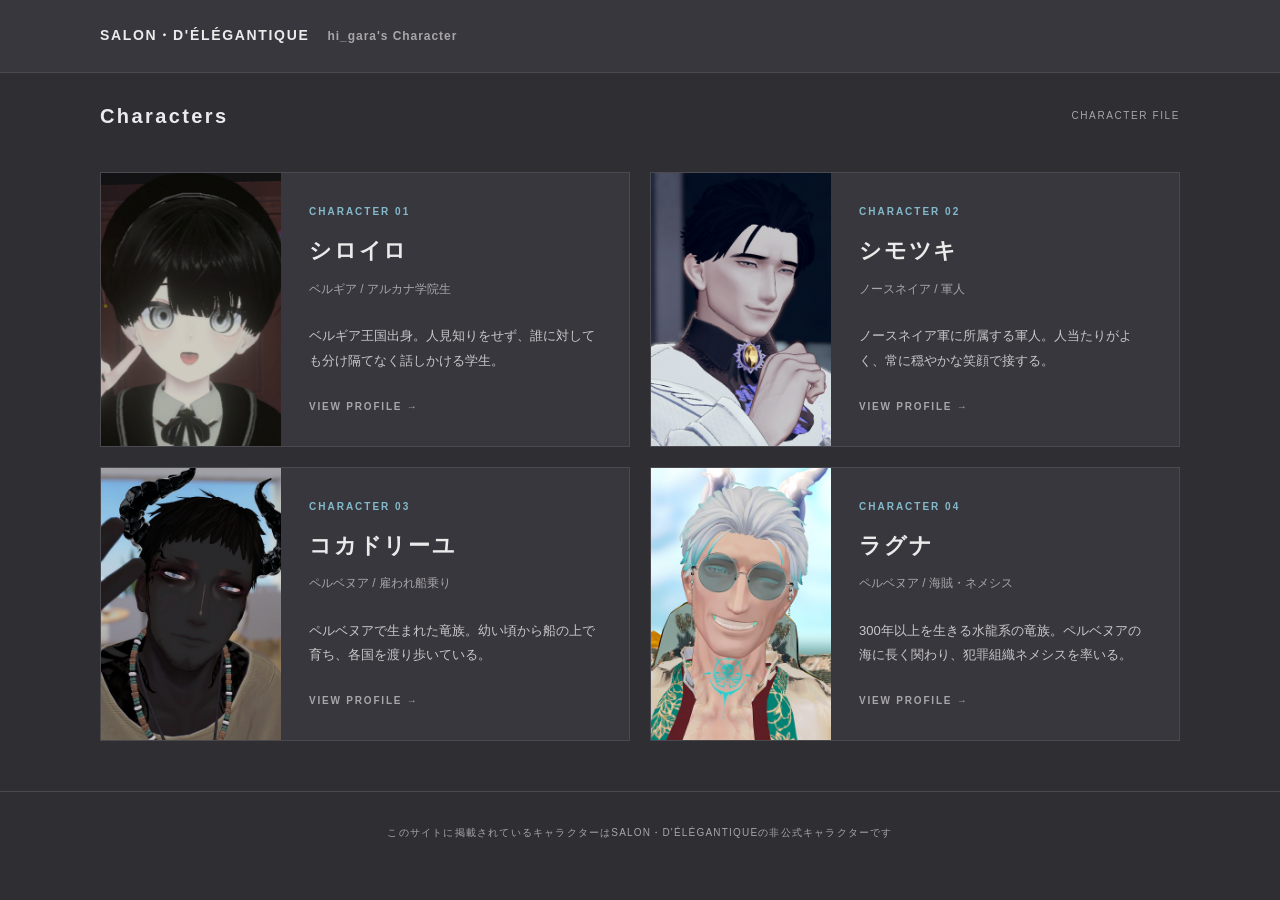
<file: index.html>
<!doctype html>
<html lang="ja">
 <head>
  <meta charset="utf-8"/>
  <meta content="width=device-width, initial-scale=1.0" name="viewport"/>
  <title>
   SALON・D'ÉLÉGANTIQUE | hi_gara's Character
  </title>
  <link href="style.css" rel="stylesheet"/>
 </head>
 <body>
  <header class="header">
   <div class="header-inner">
    <a class="logo" href="index.html">
     <span class="logo-main">
      SALON・D'ÉLÉGANTIQUE
     </span>
     <span class="logo-sub">
      hi_gara's Character
     </span>
    </a>
   </div>
  </header>
  <main>
   <section class="characters-section">
    <div class="section-head">
     <h1 class="section-title">
      Characters
     </h1>
     <p class="section-caption">
      CHARACTER FILE
     </p>
    </div>
    <div class="characters">
     <!-- シロイロ -->
     <a class="character" href="characters/shiroiro.html">
      <div class="character-image">
       <img alt="シロイロ" src="images/SAMUNE01.png"/>
      </div>
      <div class="character-body">
       <p class="character-label">
        CHARACTER 01
       </p>
       <h2 class="character-name">
        シロイロ
       </h2>
       <p class="character-role">
        ベルギア / アルカナ学院生
       </p>
       <p class="character-copy">
        ベルギア王国出身。人見知りをせず、誰に対しても分け隔てなく話しかける学生。
       </p>
       <span class="character-more">
        VIEW PROFILE →
       </span>
      </div>
     </a>
     <!-- シモツキ -->
     <a class="character" href="characters/shimotsuki.html">
      <div class="character-image">
       <img alt="シモツキ" src="images/SAMUNE02.png"/>
      </div>
      <div class="character-body">
       <p class="character-label">
        CHARACTER 02
       </p>
       <h2 class="character-name">
        シモツキ
       </h2>
       <p class="character-role">
        ノースネイア / 軍人
       </p>
       <p class="character-copy">
        ノースネイア軍に所属する軍人。人当たりがよく、常に穏やかな笑顔で接する。
       </p>
       <span class="character-more">
        VIEW PROFILE →
       </span>
      </div>
     </a>
     <!-- コカドリーユ -->
     <a class="character" href="characters/cocodrille.html">
      <div class="character-image">
       <img alt="コカドリーユ" src="images/SAMUNE03.png"/>
      </div>
      <div class="character-body">
       <p class="character-label">
        CHARACTER 03
       </p>
       <h2 class="character-name">
        コカドリーユ
       </h2>
       <p class="character-role">
        ペルベヌア / 雇われ船乗り
       </p>
       <p class="character-copy">
        ペルベヌアで生まれた竜族。幼い頃から船の上で育ち、各国を渡り歩いている。
       </p>
       <span class="character-more">
        VIEW PROFILE →
       </span>
      </div>
     </a>
     <!-- ラグナ -->
     <a class="character" href="characters/ragna.html">
      <div class="character-image">
       <img alt="ラグナ" src="images/SAMUNE04.png"/>
      </div>
      <div class="character-body">
       <p class="character-label">
        CHARACTER 04
       </p>
       <h2 class="character-name">
        ラグナ
       </h2>
       <p class="character-role">
        ペルベヌア / 海賊・ネメシス
       </p>
       <p class="character-copy">
        300年以上を生きる水龍系の竜族。ペルベヌアの海に長く関わり、犯罪組織ネメシスを率いる。
       </p>
       <span class="character-more">
        VIEW PROFILE →
       </span>
      </div>
     </a>
    </div>
   </section>
  </main>
  <footer>
   このサイトに掲載されているキャラクターはSALON・D'ÉLÉGANTIQUEの非公式キャラクターです
  </footer>
 </body>
</html>
</file>
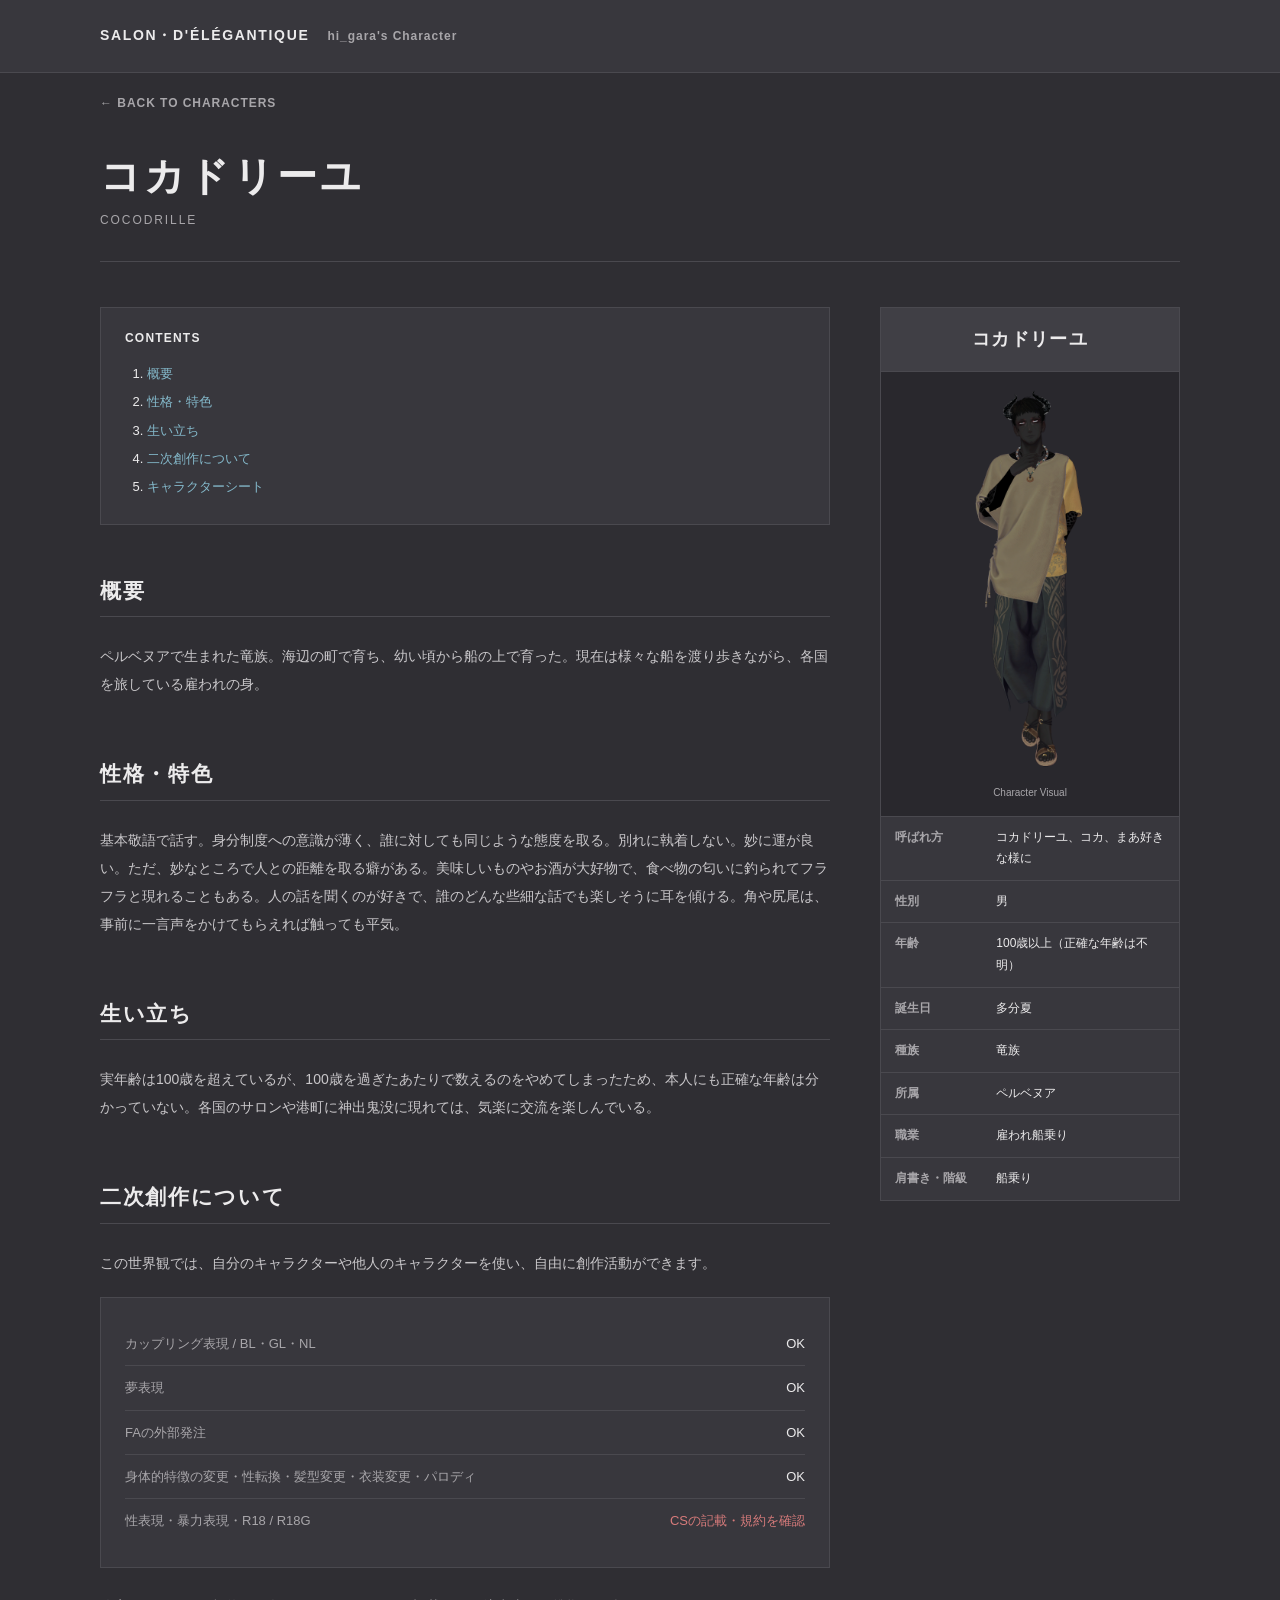
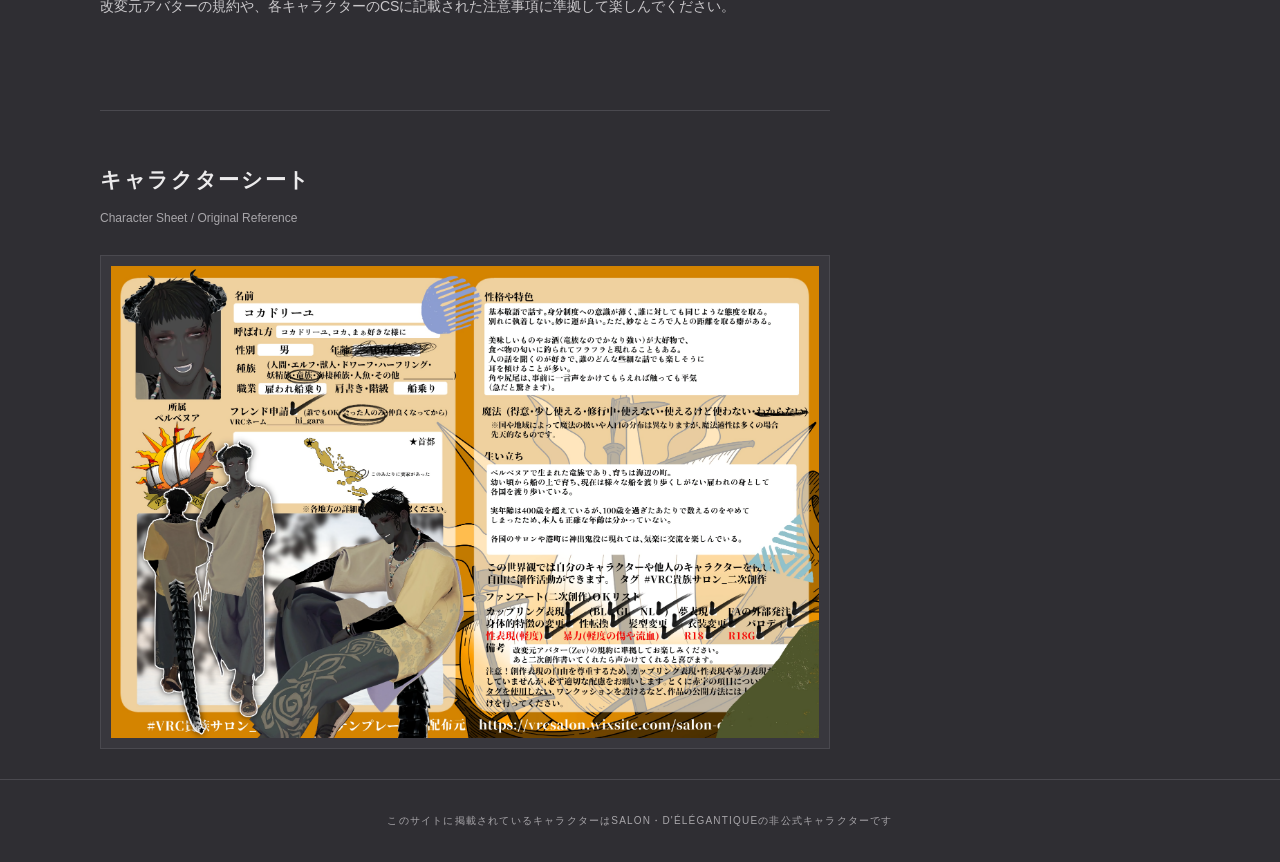
<file: characters/cocodrille.html>
<!doctype html>
<html lang="ja">
 <head>
  <meta charset="utf-8"/>
  <meta content="width=device-width,initial-scale=1.0" name="viewport"/>
  <title>
   コカドリーユ | SALON・D'ÉLÉGANTIQUE
  </title>
  <link href="../style.css" rel="stylesheet"/>
 </head>
 <body>
  <header class="header">
   <div class="header-inner">
    <a class="logo" href="../index.html">
     <span class="logo-main">
      SALON・D'ÉLÉGANTIQUE
     </span>
     <span class="logo-sub">
      hi_gara's Character
     </span>
    </a>
   </div>
  </header>
  <main>
   <a class="back" href="../index.html">
    ← BACK TO CHARACTERS
   </a>
   <div class="page-title-area">
    <h1 class="page-title">
     コカドリーユ
    </h1>
    <p class="page-title-en">
     COCODRILLE
    </p>
   </div>
   <div class="content-layout">
    <article class="article">
     <nav class="toc">
      <p class="toc-title">
       CONTENTS
      </p>
      <ol>
       <li>
        <a href="#overview">
         概要
        </a>
       </li>
       <li>
        <a href="#personality">
         性格・特色
        </a>
       </li>
       <li>
        <a href="#background">
         生い立ち
        </a>
       </li>
       <li>
        <a href="#creation">
         二次創作について
        </a>
       </li>
       <li>
        <a href="#character-sheet">
         キャラクターシート
        </a>
       </li>
      </ol>
     </nav>
     <section class="article-section" id="overview">
      <h2>
       概要
      </h2>
      <p>
       ペルベヌアで生まれた竜族。海辺の町で育ち、幼い頃から船の上で育った。現在は様々な船を渡り歩きながら、各国を旅している雇われの身。
      </p>
     </section>
     <section class="article-section" id="personality">
      <h2>
       性格・特色
      </h2>
      <p>
       基本敬語で話す。身分制度への意識が薄く、誰に対しても同じような態度を取る。別れに執着しない。妙に運が良い。ただ、妙なところで人との距離を取る癖がある。美味しいものやお酒が大好物で、食べ物の匂いに釣られてフラフラと現れることもある。人の話を聞くのが好きで、誰のどんな些細な話でも楽しそうに耳を傾ける。角や尻尾は、事前に一言声をかけてもらえれば触っても平気。
      </p>
     </section>
     <section class="article-section" id="background">
      <h2>
       生い立ち
      </h2>
      <p>
       実年齢は100歳を超えているが、100歳を過ぎたあたりで数えるのをやめてしまったため、本人にも正確な年齢は分かっていない。各国のサロンや港町に神出鬼没に現れては、気楽に交流を楽しんでいる。
      </p>
     </section>
     <section class="article-section" id="creation">
      <h2>
       二次創作について
      </h2>
      <p>
       この世界観では、自分のキャラクターや他人のキャラクターを使い、自由に創作活動ができます。
      </p>
      <div class="guideline">
       <ul class="guideline-list">
        <li>
         <span class="guideline-name">
          カップリング表現 / BL・GL・NL
         </span>
         <span class="guideline-ok">
          OK
         </span>
        </li>
        <li>
         <span class="guideline-name">
          夢表現
         </span>
         <span class="guideline-ok">
          OK
         </span>
        </li>
        <li>
         <span class="guideline-name">
          FAの外部発注
         </span>
         <span class="guideline-ok">
          OK
         </span>
        </li>
        <li>
         <span class="guideline-name">
          身体的特徴の変更・性転換・髪型変更・衣装変更・パロディ
         </span>
         <span class="guideline-ok">
          OK
         </span>
        </li>
        <li>
         <span class="guideline-name">
          性表現・暴力表現・R18 / R18G
         </span>
         <span class="guideline-note">
          CSの記載・規約を確認
         </span>
        </li>
       </ul>
      </div>
      <p>
       改変元アバターの規約や、各キャラクターのCSに記載された注意事項に準拠して楽しんでください。
      </p>
     </section>
     <section class="cs-section" id="character-sheet">
      <h2 class="cs-title">
       キャラクターシート
      </h2>
      <p class="cs-caption">
       Character Sheet / Original Reference
      </p>
      <div class="cs-image">
       <img alt="コカドリーユ キャラクターシート" src="../images/cs-cocodrille.png"/>
      </div>
     </section>
    </article>
    <aside class="infobox">
     <div class="infobox-title">
      コカドリーユ
     </div>
     <div class="infobox-image">
      <img alt="コカドリーユの立ち絵" src="../images/cocodrille.png"/>
      <p class="infobox-caption">
       Character Visual
      </p>
     </div>
     <table class="info-table">
      <tr>
       <th>
        呼ばれ方
       </th>
       <td>
        コカドリーユ、コカ、まあ好きな様に
       </td>
      </tr>
      <tr>
       <th>
        性別
       </th>
       <td>
        男
       </td>
      </tr>
      <tr>
       <th>
        年齢
       </th>
       <td>
        100歳以上（正確な年齢は不明）
       </td>
      </tr>
        <tr>
        <th>誕生日</th>
        <td>多分夏</td>
      <tr>
       <th>
        種族
       </th>
       <td>
        竜族
       </td>
      </tr>
      <tr>
       <th>
        所属
       </th>
       <td>
        ペルベヌア
       </td>
      </tr>
      <tr>
       <th>
        職業
       </th>
       <td>
        雇われ船乗り
       </td>
      </tr>
      <tr>
       <th>
        肩書き・階級
       </th>
       <td>
        船乗り
       </td>
      </tr>
     </table>
    </aside>
   </div>
  </main>
  <footer>
   このサイトに掲載されているキャラクターはSALON・D'ÉLÉGANTIQUEの非公式キャラクターです
  </footer>
 </body>
</html>
</file>
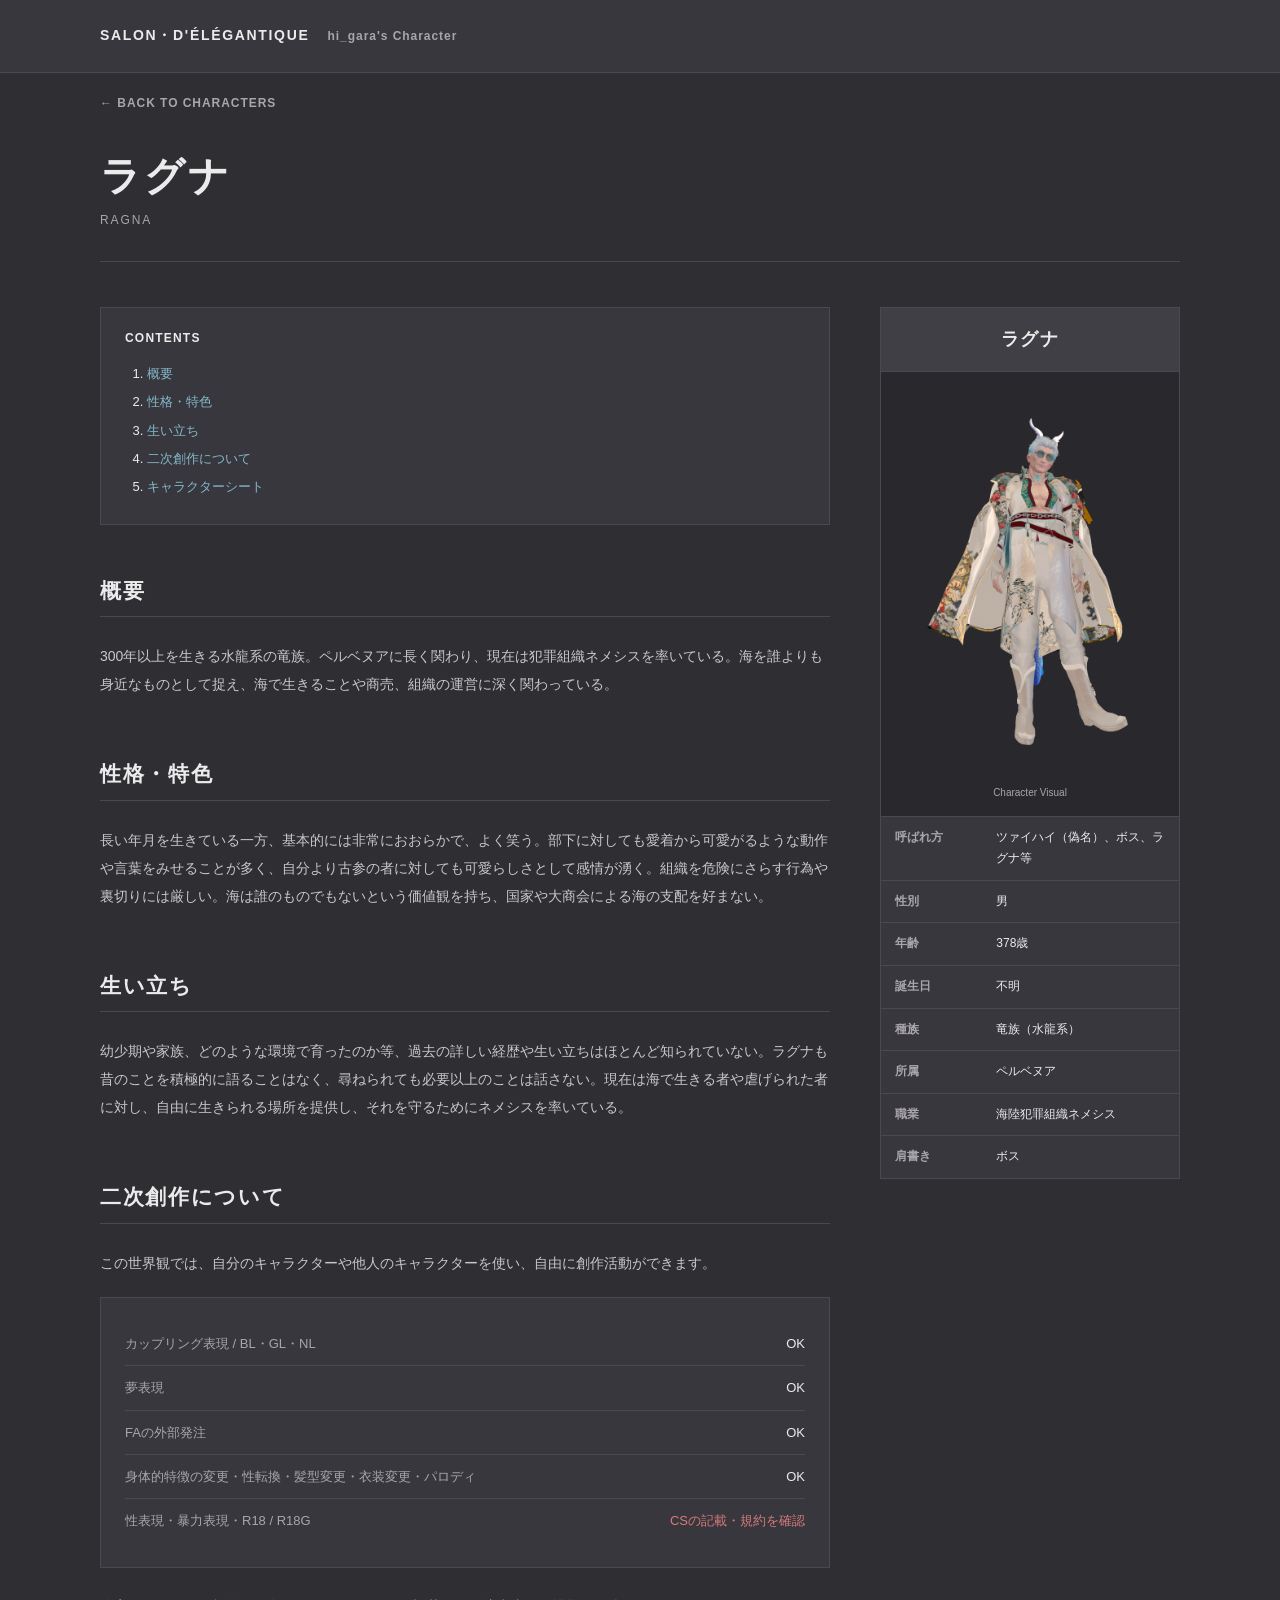
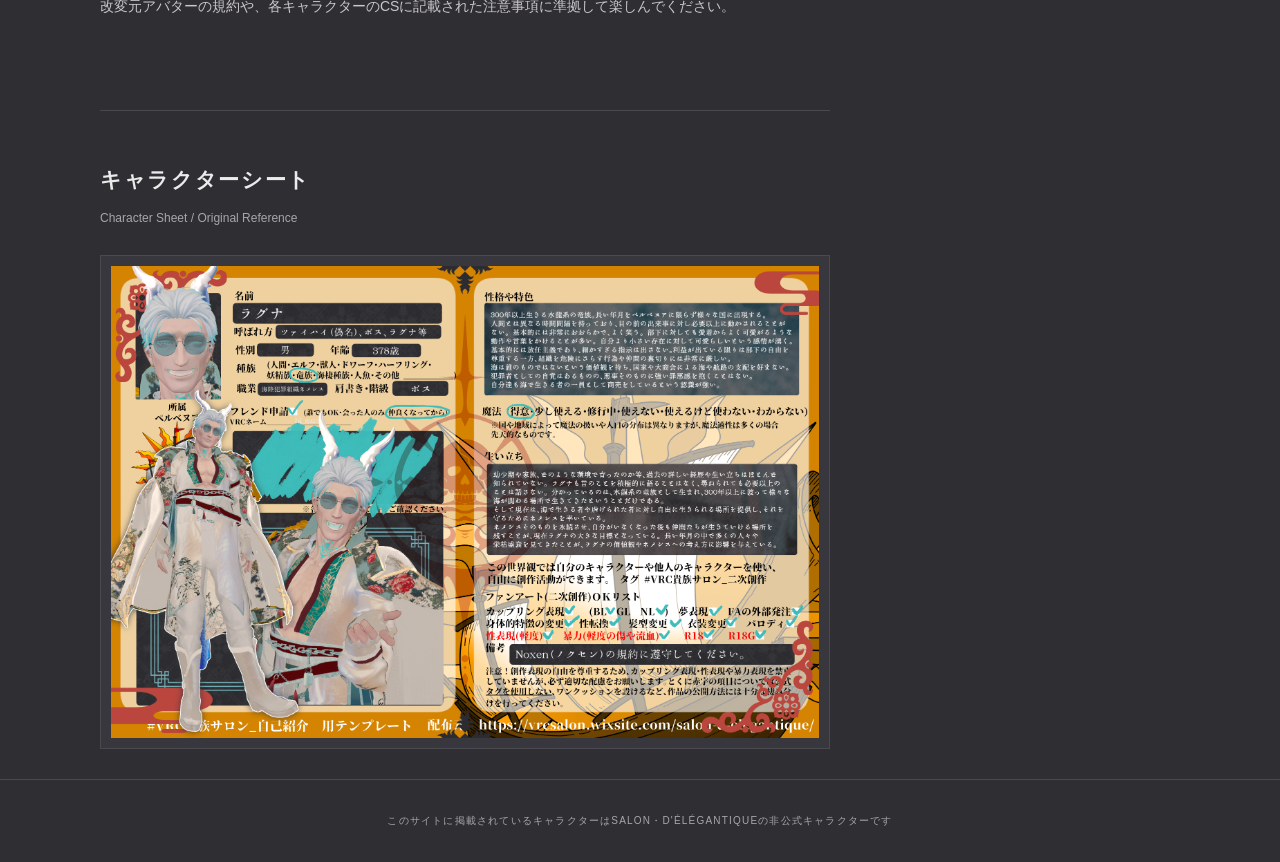
<file: characters/ragna.html>
<!doctype html>
<html lang="ja">
 <head>
  <meta charset="utf-8"/>
  <meta content="width=device-width,initial-scale=1.0" name="viewport"/>
  <title>
   ラグナ | SALON・D'ÉLÉGANTIQUE
  </title>
  <link href="../style.css" rel="stylesheet"/>
 </head>
 <body>
  <header class="header">
   <div class="header-inner">
    <a class="logo" href="../index.html">
     <span class="logo-main">
      SALON・D'ÉLÉGANTIQUE
     </span>
     <span class="logo-sub">
      hi_gara's Character
     </span>
    </a>
   </div>
  </header>
  <main>
   <a class="back" href="../index.html">
    ← BACK TO CHARACTERS
   </a>
   <div class="page-title-area">
    <h1 class="page-title">
     ラグナ
    </h1>
    <p class="page-title-en">
     RAGNA
    </p>
   </div>
   <div class="content-layout">
    <article class="article">
     <nav class="toc">
      <p class="toc-title">
       CONTENTS
      </p>
      <ol>
       <li>
        <a href="#overview">
         概要
        </a>
       </li>
       <li>
        <a href="#personality">
         性格・特色
        </a>
       </li>
       <li>
        <a href="#background">
         生い立ち
        </a>
       </li>
       <li>
        <a href="#creation">
         二次創作について
        </a>
       </li>
       <li>
        <a href="#character-sheet">
         キャラクターシート
        </a>
       </li>
      </ol>
     </nav>
     <section class="article-section" id="overview">
      <h2>
       概要
      </h2>
      <p>
       300年以上を生きる水龍系の竜族。ペルベヌアに長く関わり、現在は犯罪組織ネメシスを率いている。海を誰よりも身近なものとして捉え、海で生きることや商売、組織の運営に深く関わっている。
      </p>
     </section>
     <section class="article-section" id="personality">
      <h2>
       性格・特色
      </h2>
      <p>
       長い年月を生きている一方、基本的には非常におおらかで、よく笑う。部下に対しても愛着から可愛がるような動作や言葉をみせることが多く、自分より古参の者に対しても可愛らしさとして感情が湧く。組織を危険にさらす行為や裏切りには厳しい。海は誰のものでもないという価値観を持ち、国家や大商会による海の支配を好まない。
      </p>
     </section>
     <section class="article-section" id="background">
      <h2>
       生い立ち
      </h2>
      <p>
       幼少期や家族、どのような環境で育ったのか等、過去の詳しい経歴や生い立ちはほとんど知られていない。ラグナも昔のことを積極的に語ることはなく、尋ねられても必要以上のことは話さない。現在は海で生きる者や虐げられた者に対し、自由に生きられる場所を提供し、それを守るためにネメシスを率いている。
      </p>
     </section>
     <section class="article-section" id="creation">
      <h2>
       二次創作について
      </h2>
      <p>
       この世界観では、自分のキャラクターや他人のキャラクターを使い、自由に創作活動ができます。
      </p>
      <div class="guideline">
       <ul class="guideline-list">
        <li>
         <span class="guideline-name">
          カップリング表現 / BL・GL・NL
         </span>
         <span class="guideline-ok">
          OK
         </span>
        </li>
        <li>
         <span class="guideline-name">
          夢表現
         </span>
         <span class="guideline-ok">
          OK
         </span>
        </li>
        <li>
         <span class="guideline-name">
          FAの外部発注
         </span>
         <span class="guideline-ok">
          OK
         </span>
        </li>
        <li>
         <span class="guideline-name">
          身体的特徴の変更・性転換・髪型変更・衣装変更・パロディ
         </span>
         <span class="guideline-ok">
          OK
         </span>
        </li>
        <li>
         <span class="guideline-name">
          性表現・暴力表現・R18 / R18G
         </span>
         <span class="guideline-note">
          CSの記載・規約を確認
         </span>
        </li>
       </ul>
      </div>
      <p>
       改変元アバターの規約や、各キャラクターのCSに記載された注意事項に準拠して楽しんでください。
      </p>
     </section>
     <section class="cs-section" id="character-sheet">
      <h2 class="cs-title">
       キャラクターシート
      </h2>
      <p class="cs-caption">
       Character Sheet / Original Reference
      </p>
      <div class="cs-image">
       <img alt="ラグナ キャラクターシート" src="../images/cs-ragna.png"/>
      </div>
     </section>
    </article>
    <aside class="infobox">
     <div class="infobox-title">
      ラグナ
     </div>
     <div class="infobox-image">
      <img alt="ラグナの立ち絵" src="../images/ragna.png"/>
      <p class="infobox-caption">
       Character Visual
      </p>
     </div>
     <table class="info-table">
      <tr>
       <th>
        呼ばれ方
       </th>
       <td>
        ツァイハイ（偽名）、ボス、ラグナ等
       </td>
      </tr>
      <tr>
       <th>
        性別
       </th>
       <td>
        男
       </td>
      </tr>
      <tr>
       <th>
        年齢
       </th>
       <td>
        378歳
       </td>
      </tr>
        <tr>
        <th>誕生日</th>
        <td>不明</td>
    </tr>
      <tr>
       <th>
        種族
       </th>
       <td>
        竜族（水龍系）
       </td>
      </tr>
      <tr>
       <th>
        所属
       </th>
       <td>
        ペルベヌア
       </td>
      </tr>
      <tr>
       <th>
        職業
       </th>
       <td>
        海陸犯罪組織ネメシス
       </td>
      </tr>
      <tr>
       <th>
        肩書き
       </th>
       <td>
        ボス
       </td>
      </tr>
     </table>
    </aside>
   </div>
  </main>
  <footer>
   このサイトに掲載されているキャラクターはSALON・D'ÉLÉGANTIQUEの非公式キャラクターです
  </footer>
 </body>
</html>
</file>
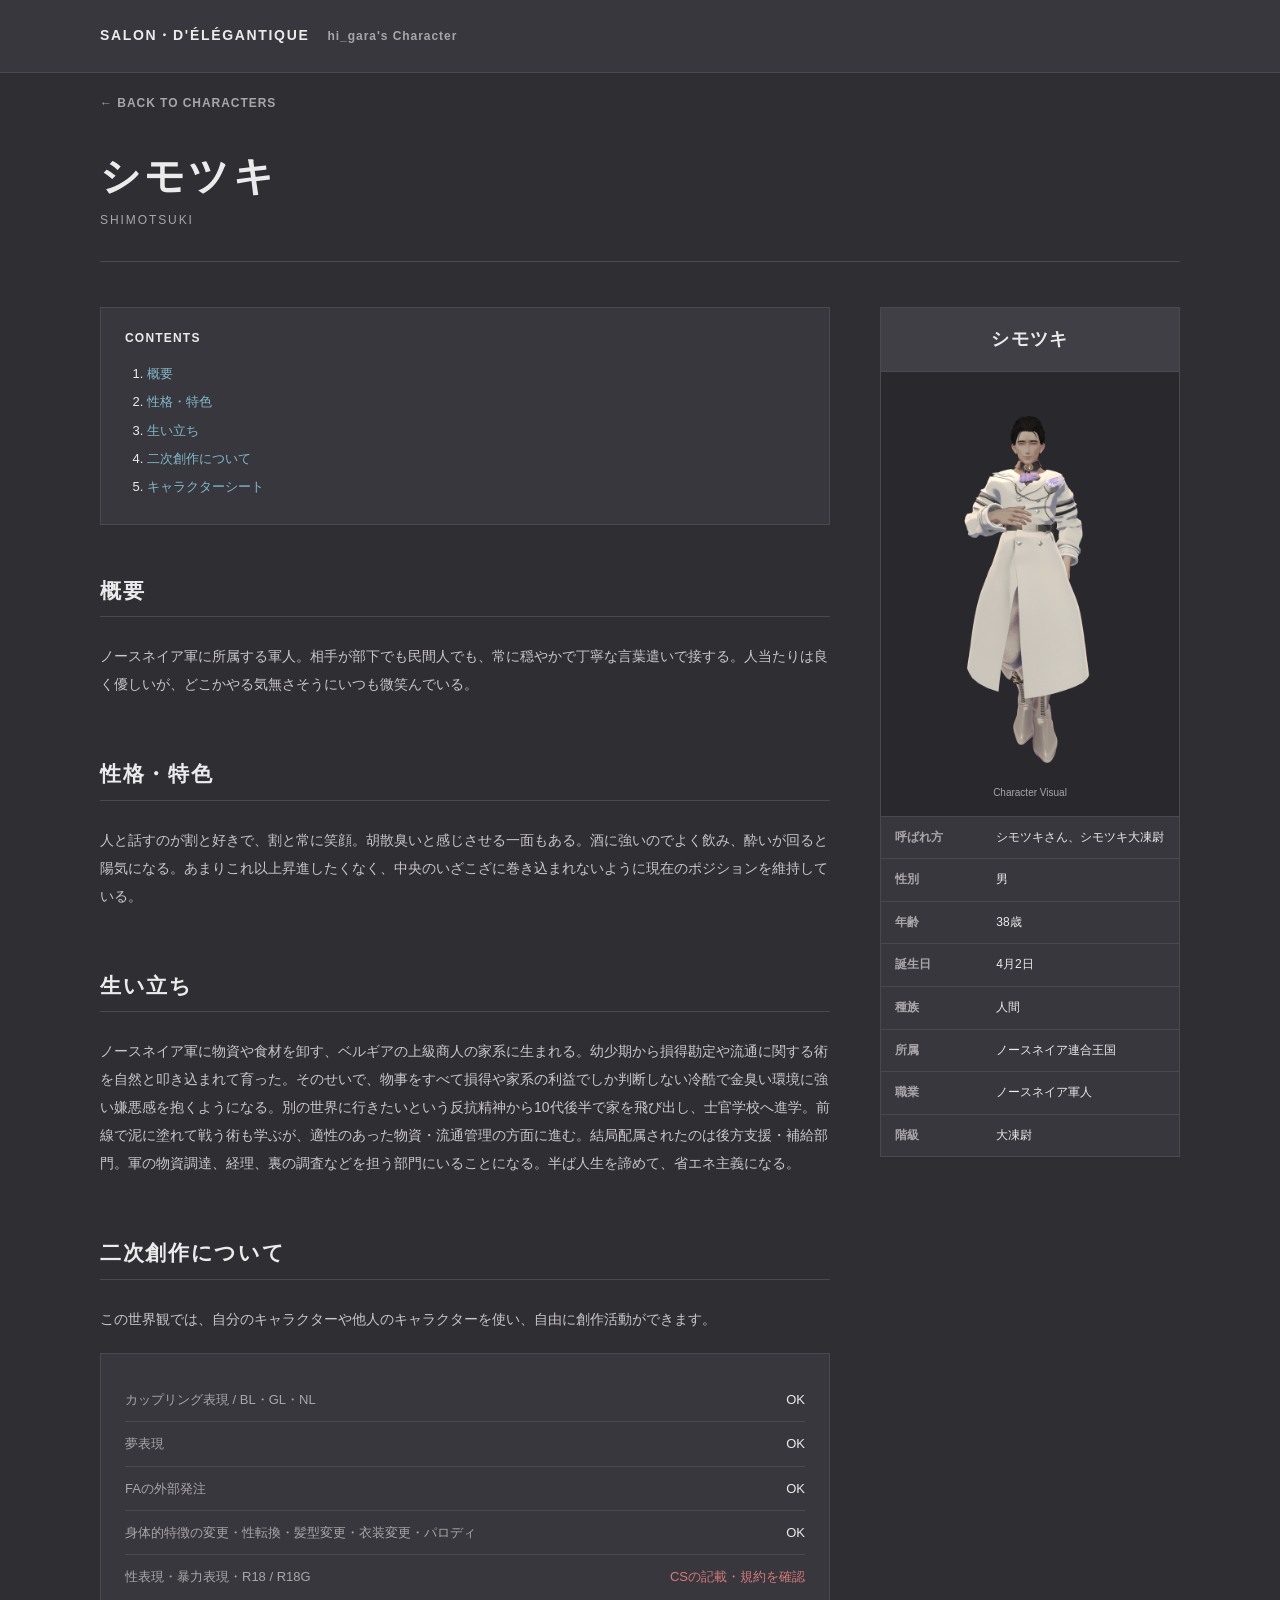
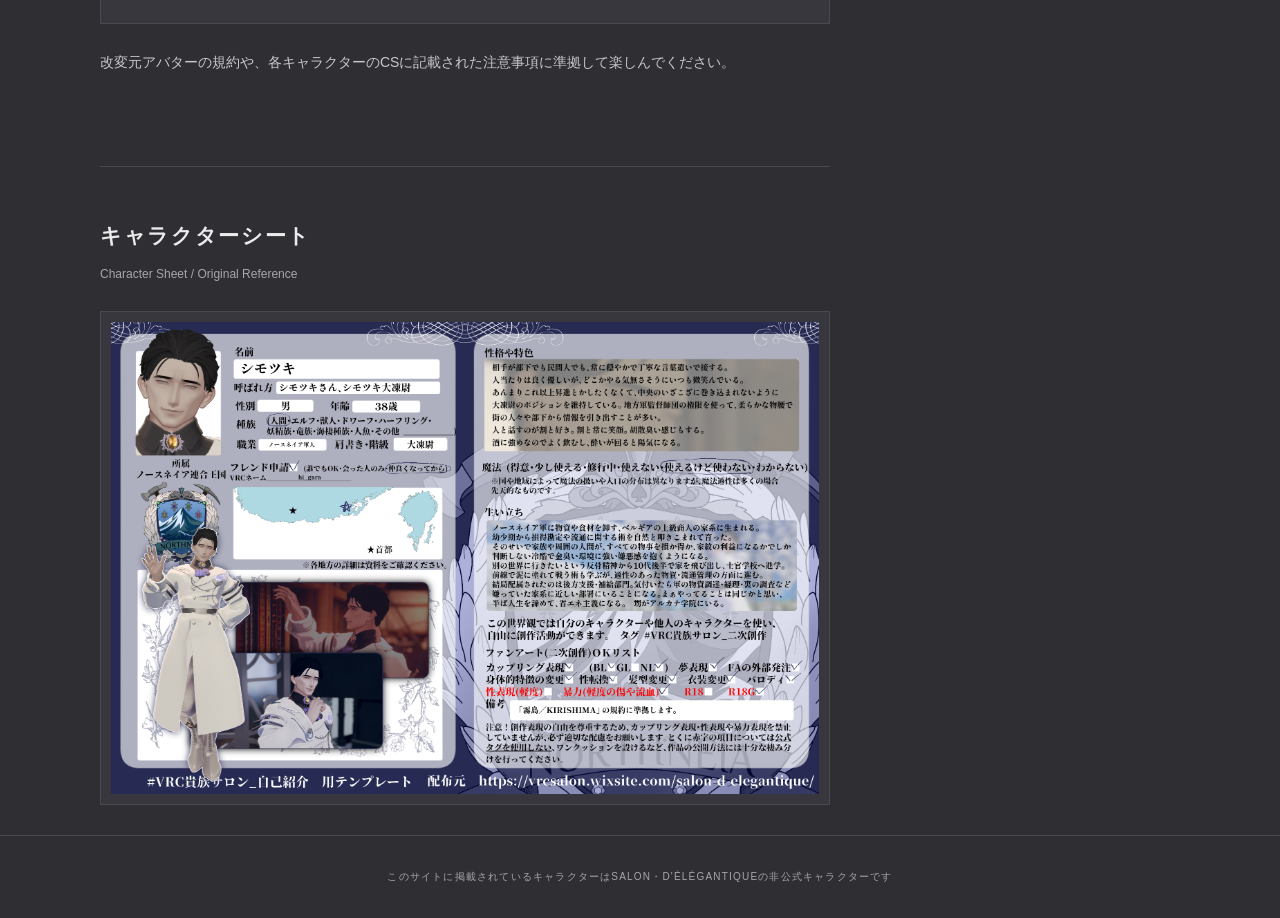
<file: characters/shimotsuki.html>
<!doctype html>
<html lang="ja">
 <head>
  <meta charset="utf-8"/>
  <meta content="width=device-width,initial-scale=1.0" name="viewport"/>
  <title>
   シモツキ | SALON・D'ÉLÉGANTIQUE
  </title>
  <link href="../style.css" rel="stylesheet"/>
 </head>
 <body>
  <header class="header">
   <div class="header-inner">
    <a class="logo" href="../index.html">
     <span class="logo-main">
      SALON・D'ÉLÉGANTIQUE
     </span>
     <span class="logo-sub">
      hi_gara's Character
     </span>
    </a>
   </div>
  </header>
  <main>
   <a class="back" href="../index.html">
    ← BACK TO CHARACTERS
   </a>
   <div class="page-title-area">
    <h1 class="page-title">
     シモツキ
    </h1>
    <p class="page-title-en">
     SHIMOTSUKI
    </p>
   </div>
   <div class="content-layout">
    <article class="article">
     <nav class="toc">
      <p class="toc-title">
       CONTENTS
      </p>
      <ol>
       <li>
        <a href="#overview">
         概要
        </a>
       </li>
       <li>
        <a href="#personality">
         性格・特色
        </a>
       </li>
       <li>
        <a href="#background">
         生い立ち
        </a>
       </li>
       <li>
        <a href="#creation">
         二次創作について
        </a>
       </li>
       <li>
        <a href="#character-sheet">
         キャラクターシート
        </a>
       </li>
      </ol>
     </nav>
     <section class="article-section" id="overview">
      <h2>
       概要
      </h2>
      <p>
       ノースネイア軍に所属する軍人。相手が部下でも民間人でも、常に穏やかで丁寧な言葉遣いで接する。人当たりは良く優しいが、どこかやる気無さそうにいつも微笑んでいる。
      </p>
     </section>
     <section class="article-section" id="personality">
      <h2>
       性格・特色
      </h2>
      <p>
       人と話すのが割と好きで、割と常に笑顔。胡散臭いと感じさせる一面もある。酒に強いのでよく飲み、酔いが回ると陽気になる。あまりこれ以上昇進したくなく、中央のいざこざに巻き込まれないように現在のポジションを維持している。
      </p>
     </section>
     <section class="article-section" id="background">
      <h2>
       生い立ち
      </h2>
      <p>
       ノースネイア軍に物資や食材を卸す、ベルギアの上級商人の家系に生まれる。幼少期から損得勘定や流通に関する術を自然と叩き込まれて育った。そのせいで、物事をすべて損得や家系の利益でしか判断しない冷酷で金臭い環境に強い嫌悪感を抱くようになる。別の世界に行きたいという反抗精神から10代後半で家を飛び出し、士官学校へ進学。前線で泥に塗れて戦う術も学ぶが、適性のあった物資・流通管理の方面に進む。結局配属されたのは後方支援・補給部門。軍の物資調達、経理、裏の調査などを担う部門にいることになる。半ば人生を諦めて、省エネ主義になる。
      </p>
     </section>
     <section class="article-section" id="creation">
      <h2>
       二次創作について
      </h2>
      <p>
       この世界観では、自分のキャラクターや他人のキャラクターを使い、自由に創作活動ができます。
      </p>
      <div class="guideline">
       <ul class="guideline-list">
        <li>
         <span class="guideline-name">
          カップリング表現 / BL・GL・NL
         </span>
         <span class="guideline-ok">
          OK
         </span>
        </li>
        <li>
         <span class="guideline-name">
          夢表現
         </span>
         <span class="guideline-ok">
          OK
         </span>
        </li>
        <li>
         <span class="guideline-name">
          FAの外部発注
         </span>
         <span class="guideline-ok">
          OK
         </span>
        </li>
        <li>
         <span class="guideline-name">
          身体的特徴の変更・性転換・髪型変更・衣装変更・パロディ
         </span>
         <span class="guideline-ok">
          OK
         </span>
        </li>
        <li>
         <span class="guideline-name">
          性表現・暴力表現・R18 / R18G
         </span>
         <span class="guideline-note">
          CSの記載・規約を確認
         </span>
        </li>
       </ul>
      </div>
      <p>
       改変元アバターの規約や、各キャラクターのCSに記載された注意事項に準拠して楽しんでください。
      </p>
     </section>
     <section class="cs-section" id="character-sheet">
      <h2 class="cs-title">
       キャラクターシート
      </h2>
      <p class="cs-caption">
       Character Sheet / Original Reference
      </p>
      <div class="cs-image">
       <img alt="シモツキ キャラクターシート" src="../images/cs-shimotsuki.png"/>
      </div>
     </section>
    </article>
    <aside class="infobox">
     <div class="infobox-title">
      シモツキ
     </div>
     <div class="infobox-image">
      <img alt="シモツキの立ち絵" src="../images/shimotsuki.png"/>
      <p class="infobox-caption">
       Character Visual
      </p>
     </div>
     <table class="info-table">
      <tr>
       <th>
        呼ばれ方
       </th>
       <td>
        シモツキさん、シモツキ大凍尉
       </td>
      </tr>
      <tr>
       <th>
        性別
       </th>
       <td>
        男
       </td>
      </tr>
      <tr>
       <th>
        年齢
       </th>
       <td>
        38歳
       </td>
      </tr>
        <tr>
    <th>誕生日</th>
    <td>4月2日</td>
    </tr>
      <tr>
       <th>
        種族
       </th>
       <td>
        人間
       </td>
      </tr>
      <tr>
       <th>
        所属
       </th>
       <td>
        ノースネイア連合王国
       </td>
      </tr>
      <tr>
       <th>
        職業
       </th>
       <td>
        ノースネイア軍人
       </td>
      </tr>
      <tr>
       <th>
        階級
       </th>
       <td>
        大凍尉
       </td>
      </tr>
     </table>
    </aside>
   </div>
  </main>
  <footer>
   このサイトに掲載されているキャラクターはSALON・D'ÉLÉGANTIQUEの非公式キャラクターです
  </footer>
 </body>
</html>
</file>
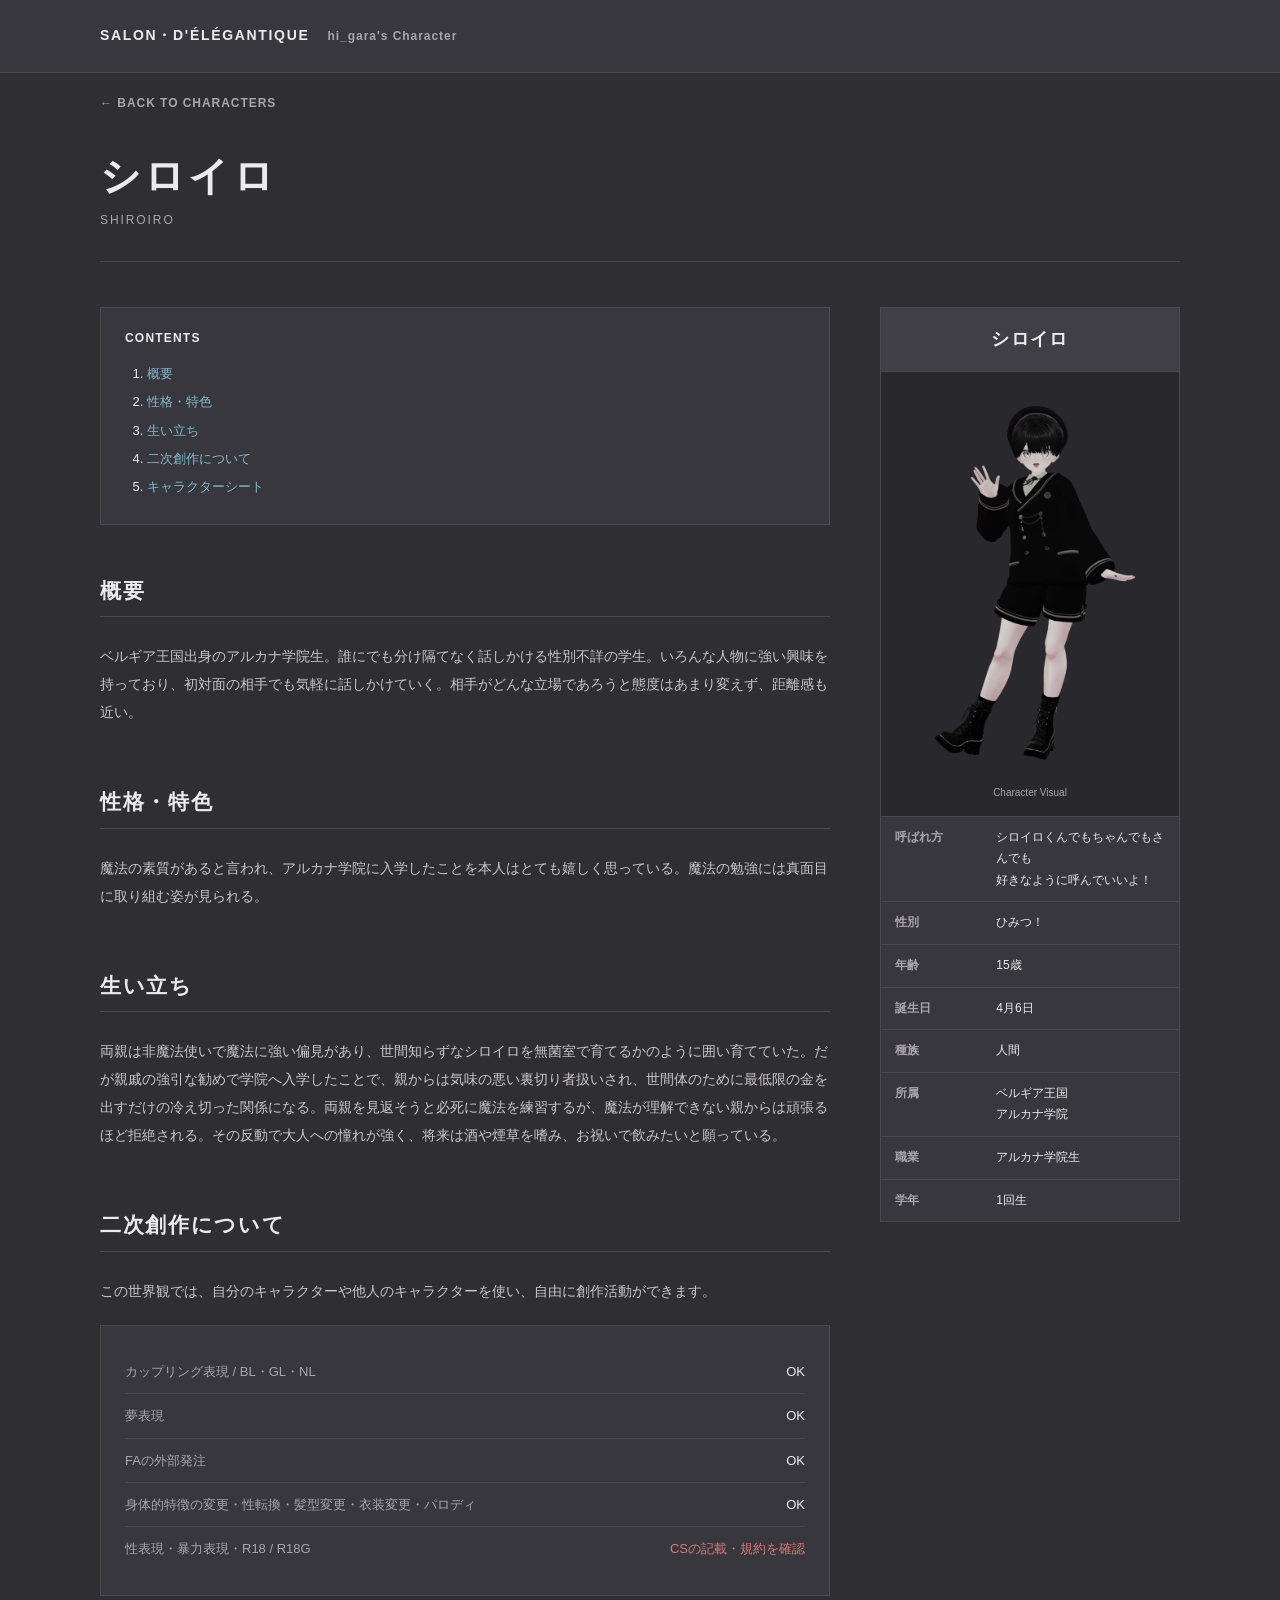
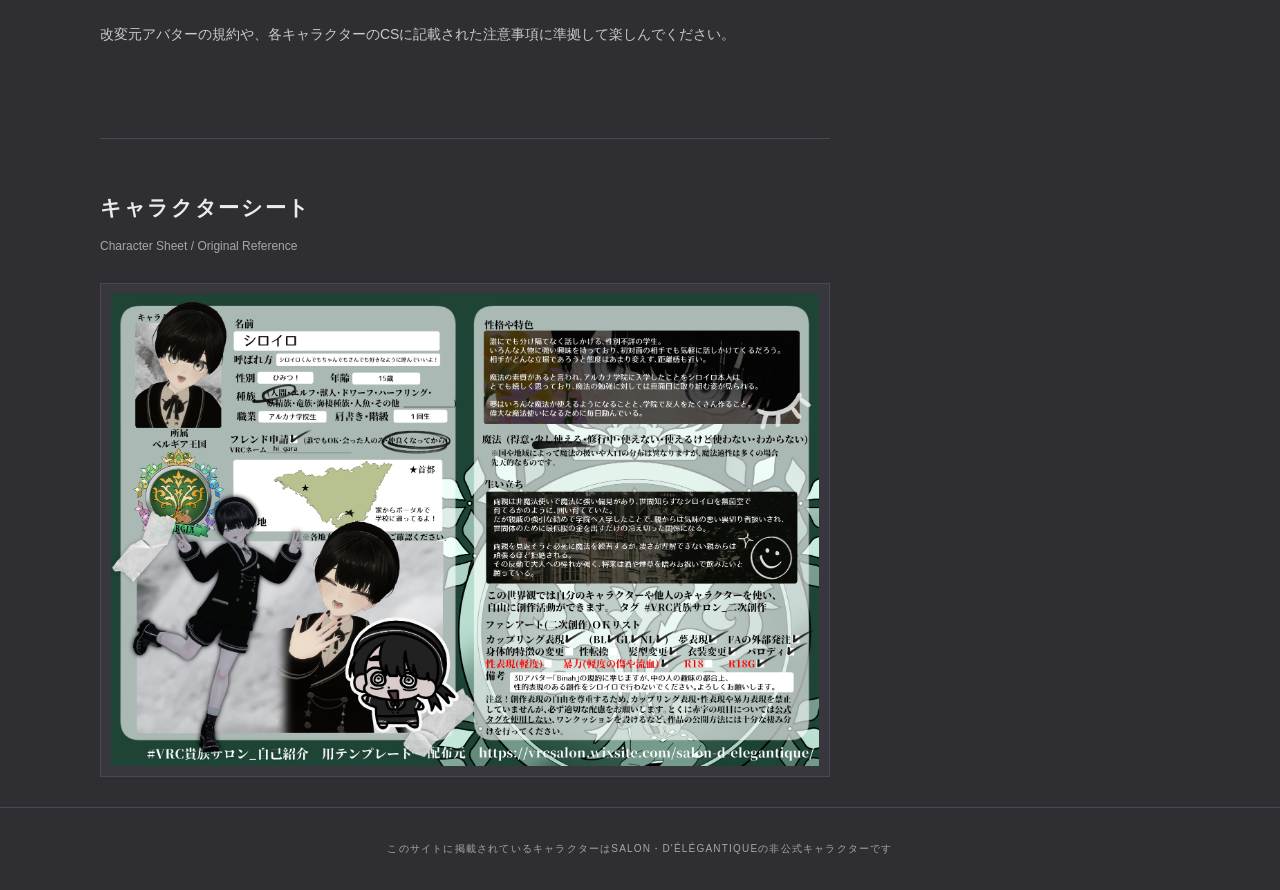
<file: characters/shiroiro.html>
<!DOCTYPE html>
<html lang="ja">
 <head>
  <meta charset="utf-8"/>
  <meta content="width=device-width,initial-scale=1.0" name="viewport"/>
  <title>
   シロイロ | SALON・D'&Eacute;L&Eacute;GANTIQUE
  </title>
  <link href="../style.css" rel="stylesheet"/>
 </head>
 <body>
  <header class="header">
   <div class="header-inner">
    <a class="logo" href="../index.html">
     <span class="logo-main">
      SALON・D'&Eacute;L&Eacute;GANTIQUE
     </span>
     <span class="logo-sub">
      hi_gara's Character
     </span>
    </a>
   </div>
  </header>
  <main>
   <a class="back" href="../index.html">
    &larr; BACK TO CHARACTERS
   </a>
   <div class="page-title-area">
    <h1 class="page-title">
     シロイロ
    </h1>
    <p class="page-title-en">
     SHIROIRO
    </p>
   </div>
   <div class="content-layout">
    <article class="article">
     <nav class="toc">
      <p class="toc-title">
       CONTENTS
      </p>
      <ol>
       <li>
        <a href="#overview">
         概要
        </a>
       </li>
       <li>
        <a href="#personality">
         性格・特色
        </a>
       </li>
       <li>
        <a href="#background">
         生い立ち
        </a>
       </li>
       <li>
        <a href="#creation">
         二次創作について
        </a>
       </li>
       <li>
        <a href="#character-sheet">
         キャラクターシート
        </a>
       </li>
      </ol>
     </nav>
     <section class="article-section" id="overview">
      <h2>
       概要
      </h2>
      <p>
       ベルギア王国出身のアルカナ学院生。誰にでも分け隔てなく話しかける性別不詳の学生。いろんな人物に強い興味を持っており、初対面の相手でも気軽に話しかけていく。相手がどんな立場であろうと態度はあまり変えず、距離感も近い。
      </p>
     </section>
     <section class="article-section" id="personality">
      <h2>
       性格・特色
      </h2>
      <p>
       魔法の素質があると言われ、アルカナ学院に入学したことを本人はとても嬉しく思っている。魔法の勉強には真面目に取り組む姿が見られる。
      </p>
     </section>
     <section class="article-section" id="background">
      <h2>
       生い立ち
      </h2>
      <p>
       両親は非魔法使いで魔法に強い偏見があり、世間知らずなシロイロを無菌室で育てるかのように囲い育てていた。だが親戚の強引な勧めで学院へ入学したことで、親からは気味の悪い裏切り者扱いされ、世間体のために最低限の金を出すだけの冷え切った関係になる。両親を見返そうと必死に魔法を練習するが、魔法が理解できない親からは頑張るほど拒絶される。その反動で大人への憧れが強く、将来は酒や煙草を嗜み、お祝いで飲みたいと願っている。
      </p>
     </section>
     <section class="article-section" id="creation">
      <h2>
       二次創作について
      </h2>
      <p>
       この世界観では、自分のキャラクターや他人のキャラクターを使い、自由に創作活動ができます。
      </p>
      <div class="guideline">
       <ul class="guideline-list">
        <li>
         <span class="guideline-name">
          カップリング表現 / BL・GL・NL
         </span>
         <span class="guideline-ok">
          OK
         </span>
        </li>
        <li>
         <span class="guideline-name">
          夢表現
         </span>
         <span class="guideline-ok">
          OK
         </span>
        </li>
        <li>
         <span class="guideline-name">
          FAの外部発注
         </span>
         <span class="guideline-ok">
          OK
         </span>
        </li>
        <li>
         <span class="guideline-name">
          身体的特徴の変更・性転換・髪型変更・衣装変更・パロディ
         </span>
         <span class="guideline-ok">
          OK
         </span>
        </li>
        <li>
         <span class="guideline-name">
          性表現・暴力表現・R18 / R18G
         </span>
         <span class="guideline-note">
          CSの記載・規約を確認
         </span>
        </li>
       </ul>
      </div>
      <p>
       改変元アバターの規約や、各キャラクターのCSに記載された注意事項に準拠して楽しんでください。
      </p>
     </section>
     <section class="cs-section" id="character-sheet">
      <h2 class="cs-title">
       キャラクターシート
      </h2>
      <p class="cs-caption">
       Character Sheet / Original Reference
      </p>
      <div class="cs-image">
       <img alt="シロイロ キャラクターシート" src="../images/cs-shiroiro.png"/>
      </div>
     </section>
    </article>
    <aside class="infobox">
     <div class="infobox-title">
      シロイロ
     </div>
     <div class="infobox-image">
      <img alt="シロイロの立ち絵" src="../images/shiroiro.png"/>
      <p class="infobox-caption">
       Character Visual
      </p>
     </div>
     <table class="info-table">
      <tr>
       <th>
        呼ばれ方
       </th>
       <td>
        シロイロくんでもちゃんでもさんでも
        <br/>
        好きなように呼んでいいよ！
       </td>
      </tr>
      <tr>
       <th>
        性別
       </th>
       <td>
        ひみつ！
       </td>
      </tr>
      <tr>
       <th>
        年齢
       </th>
       <td>
        15歳
       </td>
      </tr>
      <tr>
    <th>誕生日</th>
    <td>4月6日</td>
    </tr>
      <tr>
       <th>
        種族
       </th>
       <td>
        人間
       </td>
      </tr>
      <tr>
       <th>
        所属
       </th>
       <td>
        ベルギア王国
        <br/>
        アルカナ学院
       </td>
      </tr>
      <tr>
       <th>
        職業
       </th>
       <td>
        アルカナ学院生
       </td>
      </tr>
      <tr>
       <th>
        学年
       </th>
       <td>
        1回生
       </td>
      </tr>
     </table>
    </aside>
   </div>
  </main>
  <footer>
   このサイトに掲載されているキャラクターはSALON・D'&Eacute;L&Eacute;GANTIQUEの非公式キャラクターです
  </footer>
 </body>
</html>
</file>
<file: style.css>
/* ========================================
   VARIABLES
======================================== */

:root {
  --bg: #2f2e33;
  --panel: #38373d;
  --panel-light: #403f45;

  --text: #ecebec;
  --text-sub: #c9c7ca;
  --muted: #a8a6aa;

  --line: #4a494f;
  --accent: #84b9cb;
  --danger: #d77b7b;

  --max-width: 1080px;
}


/* ========================================
   RESET / BASE
======================================== */

* {
  box-sizing: border-box;
}


html {
  background: var(--bg);
  color: var(--text);
  scroll-behavior: smooth;
}


body {
  margin: 0;
  min-width: 320px;

  background: var(--bg);
  color: var(--text);

  font-family:
    "Yu Gothic UI",
    "Yu Gothic",
    "BIZ UDPGothic",
    "Meiryo",
    sans-serif;

  line-height: 1.8;
}


a {
  color: inherit;
  text-decoration: none;
}


/* ========================================
   HEADER
======================================== */

.header {
  border-bottom: 1px solid var(--line);
  background: var(--panel);
}


.header-inner {
  width: min(calc(100% - 40px), var(--max-width));
  min-height: 72px;
  margin: 0 auto;

  display: flex;
  align-items: center;
}


.logo {
  display: flex;
  align-items: baseline;
  gap: 18px;

  font-weight: 700;
}


.logo-main {
  font-size: 14px;
  letter-spacing: 0.12em;
}


.logo-sub {
  color: var(--muted);
  font-size: 12px;
  letter-spacing: 0.08em;
}


/* ========================================
   MAIN
======================================== */

main {
  width: min(calc(100% - 40px), var(--max-width));
  margin: 0 auto;
  padding: 15px 0 30px;
}


/* ========================================
   BACK LINK
======================================== */

.back {
  display: inline-block;
  margin-bottom: 35px;

  color: var(--muted);

  font-size: 12px;
  font-weight: 600;
  letter-spacing: 0.08em;
}


.back:hover {
  color: var(--text);
}


/* ========================================
   PAGE TITLE
======================================== */

.page-title-area {
  margin-bottom: 45px;
  padding-bottom: 30px;

  border-bottom: 1px solid var(--line);
}


.page-title {
  margin: 0;

  font-size: clamp(28px, 5vw, 40px);
  line-height: 1.3;
  letter-spacing: 0.08em;
}


.page-title-en {
  margin: 8px 0 0;

  color: var(--muted);

  font-size: 12px;
  letter-spacing: 0.16em;
}


/* ========================================
   CHARACTER LIST / TOP PAGE
======================================== */

.characters-section {
  padding: 10px 0 20px;
}


.section-head {
  display: flex;
  align-items: center;
  justify-content: space-between;

  margin-bottom: 38px;
}


.section-title {
  margin: 0;

  font-size: 20px;
  letter-spacing: 0.12em;
}


.section-caption {
  margin: 0;

  color: var(--muted);

  font-size: 10px;
  letter-spacing: 0.16em;
}


.characters {
  display: grid;
  grid-template-columns: repeat(2, minmax(0, 1fr));
  gap: 20px;
}


.character {
  display: grid;
  grid-template-columns: 180px 1fr;

  min-height: 270px;

  overflow: hidden;

  border: 1px solid var(--line);
  background: var(--panel);

  transition:
    background 0.2s ease,
    transform 0.2s ease;
}


.character:hover {
  background: var(--panel-light);
  transform: translateY(-2px);
}


.character-image {
  min-height: 270px;

  display: flex;
  align-items: center;
  justify-content: center;

  overflow: hidden;
  background: #29282d;
}


.character-image img {
  width: 100%;
  height: 100%;

  object-fit: cover;
}


.character-body {
  padding: 30px 28px;

  display: flex;
  flex-direction: column;
}


.character-label {
  margin: 0 0 10px;

  color: var(--accent);

  font-size: 10px;
  font-weight: 700;
  letter-spacing: 0.2em;
}


.character-name {
  margin: 0;

  font-size: 22px;
  letter-spacing: 0.08em;
}


.character-role {
  margin: 8px 0 0;

  color: var(--muted);

  font-size: 12px;
}


.character-copy {
  margin: 24px 0 0;

  color: var(--text-sub);

  font-size: 13px;
  line-height: 1.9;
}


.character-more {
  margin-top: auto;
  padding-top: 24px;

  color: var(--muted);

  font-size: 10px;
  font-weight: 700;
  letter-spacing: 0.18em;
}


/* ========================================
   DETAIL PAGE LAYOUT
======================================== */

.content-layout {
  display: grid;
  grid-template-columns: minmax(0, 1fr) 300px;
  gap: 50px;
  align-items: start;
}


.article {
  min-width: 0;
}


/* ========================================
   TABLE OF CONTENTS
======================================== */

.toc {
  margin-bottom: 50px;
  padding: 20px 24px;

  border: 1px solid var(--line);
  background: var(--panel);
}


.toc-title {
  margin: 0 0 12px;

  font-size: 12px;
  font-weight: 700;
  letter-spacing: 0.1em;
}


.toc ol {
  margin: 0;
  padding-left: 22px;
}


.toc li {
  margin: 5px 0;
  font-size: 13px;
}


.toc a {
  color: var(--accent);
}


.toc a:hover {
  text-decoration: underline;
}


/* ========================================
   ARTICLE
======================================== */

.article-section {
  margin-bottom: 60px;
}


.article-section h2 {
  margin: 0 0 25px;
  padding-bottom: 10px;

  border-bottom: 1px solid var(--line);

  font-size: 21px;
  line-height: 1.5;
  letter-spacing: 0.08em;
}


.article-section h3 {
  margin: 30px 0 12px;

  font-size: 16px;
  letter-spacing: 0.05em;
}


.article-section p {
  margin: 0 0 20px;

  color: var(--text-sub);

  font-size: 14px;
  line-height: 2;
}


/* ========================================
   INFOBOX
======================================== */

.infobox {
  border: 1px solid var(--line);
  background: var(--panel);
}


.infobox-title {
  padding: 15px 18px;

  border-bottom: 1px solid var(--line);
  background: var(--panel-light);

  text-align: center;

  font-size: 18px;
  font-weight: 700;
  letter-spacing: 0.08em;
}


.infobox-image {
  padding: 14px;
  background: #29282d;
}


.infobox-image img {
  display: block;

  width: 100%;
  height: 390px;

  object-fit: contain;
}


.infobox-caption {
  margin: 8px 0 0;

  color: var(--muted);

  text-align: center;

  font-size: 10px;
}


/* ========================================
   INFO TABLE
======================================== */

.info-table {
  width: 100%;
  border-collapse: collapse;

  font-size: 12px;
}


.info-table th,
.info-table td {
  padding: 10px 14px;

  border-top: 1px solid var(--line);

  vertical-align: top;
}


.info-table th {
  width: 34%;

  color: var(--muted);

  font-weight: 600;
  text-align: left;
}


.info-table td {
  color: var(--text);
}


/* ========================================
   CREATIVE GUIDELINE
======================================== */

.guideline {
  padding: 24px;

  border: 1px solid var(--line);
  background: var(--panel);
}


.guideline-list {
  margin: 0;
  padding: 0;

  list-style: none;
}


.guideline-list li {
  display: flex;
  justify-content: space-between;
  gap: 20px;

  padding: 10px 0;

  border-bottom: 1px solid var(--line);

  color: var(--text-sub);

  font-size: 13px;
}


.guideline-list li:last-child {
  border-bottom: 0;
}


.guideline-name {
  color: var(--muted);
}


.guideline-ok {
  color: var(--text);
}


.guideline-note {
  color: var(--danger);
}


/* 二次創作ガイドライン下の注意書き */
.guideline + p {
  margin-top: 24px;
}


/* ========================================
   CHARACTER SHEET
======================================== */

.cs-section {
  margin-top: 90px;
  padding-top: 50px;

  border-top: 1px solid var(--line);
}


.cs-title {
  margin: 0 0 10px;

  font-size: 21px;
  letter-spacing: 0.08em;
}


.cs-caption {
  margin: 0 0 25px;

  color: var(--muted);

  font-size: 12px;
}


.cs-image {
  padding: 10px;

  border: 1px solid var(--line);
  background: var(--panel);
}


.cs-image img {
  display: block;

  width: 100%;
  height: auto;
}


/* ========================================
   FOOTER
======================================== */

footer {
  border-top: 1px solid var(--line);

  padding: 32px 20px;

  color: var(--muted);

  text-align: center;

  font-size: 10px;
  letter-spacing: 0.12em;
}


/* ========================================
   TABLET
======================================== */

@media (max-width: 850px) {

  .content-layout {
    grid-template-columns: 1fr;
    gap: 45px;
  }


  .infobox {
    position: static;

    max-width: 420px;
    margin: 0 auto;

    order: -1;
  }
}


@media (max-width: 760px) {

  .characters {
    grid-template-columns: 1fr;
  }


  .characters-section {
    padding: 10px 0 20px;
  }
}


/* ========================================
   MOBILE
======================================== */

@media (max-width: 600px) {

  .header-inner,
  main {
    width: min(calc(100% - 32px), var(--max-width));
  }


  .header-inner {
    min-height: 64px;
  }


  .logo {
    gap: 10px;
  }


  .logo-main {
    font-size: 11px;
  }


  .logo-sub {
    font-size: 10px;
  }


  .character {
    grid-template-columns: 120px 1fr;
  }


  .character-image {
    min-height: 230px;
  }


  .character-body {
    padding: 22px 20px;
  }


  .character-name {
    font-size: 18px;
  }


  .infobox-image img {
    height: 360px;
  }
}
</file>
